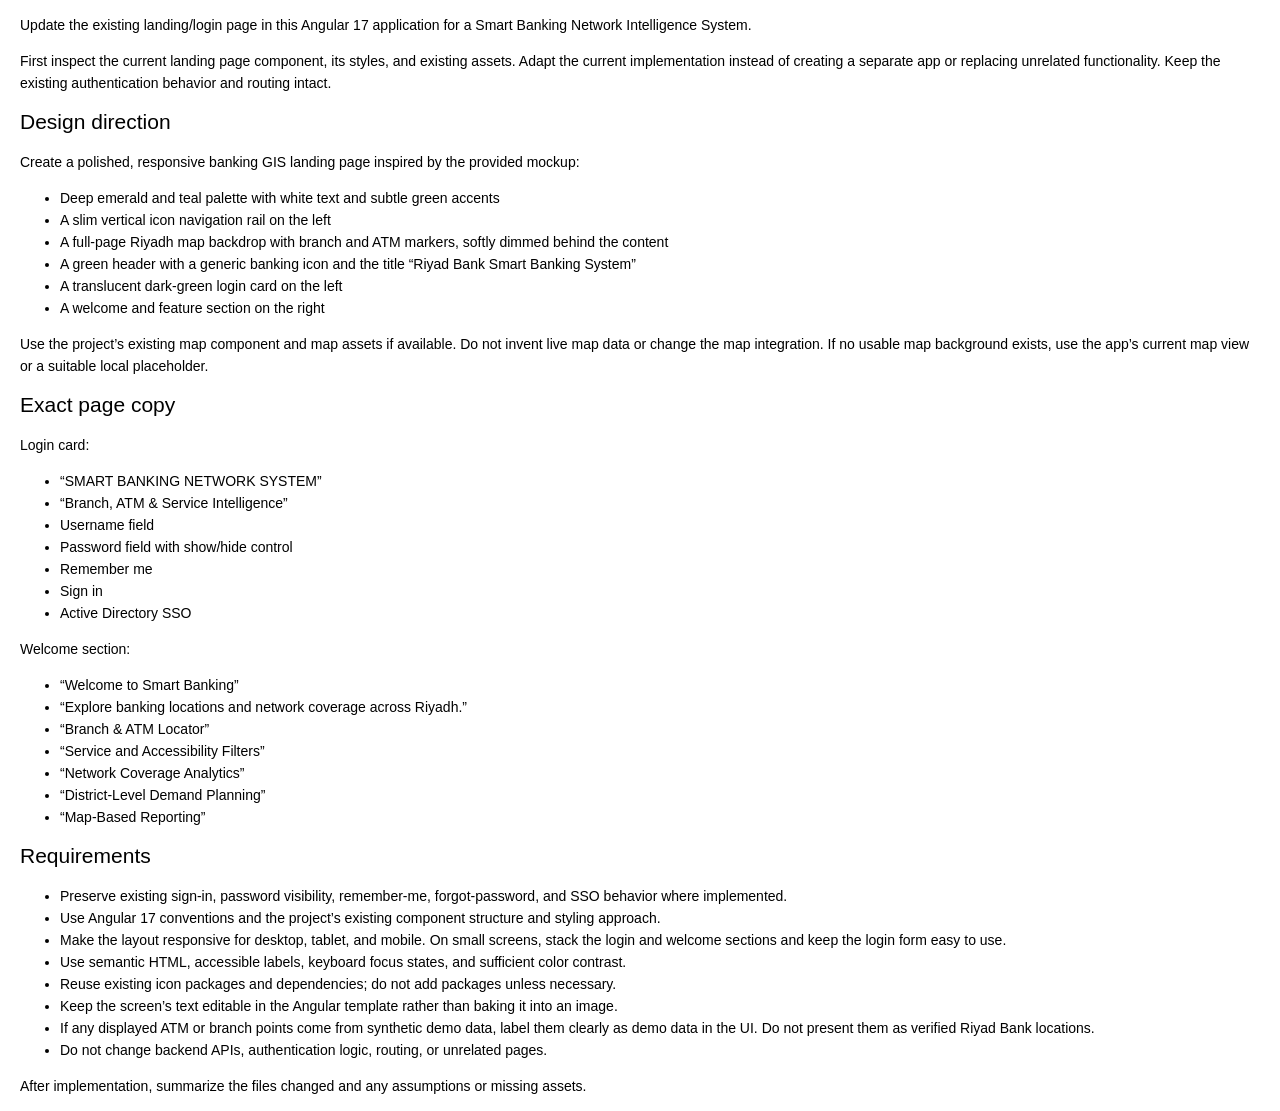
<file: public/prompts/landing_page_tmp.html>
<!DOCTYPE html>
<html>

<head>
    <title>landing_page.md</title>
    <meta http-equiv="Content-type" content="text/html;charset=UTF-8">
    
<style>
/* https://github.com/microsoft/vscode/blob/master/extensions/markdown-language-features/media/markdown.css */
/*---------------------------------------------------------------------------------------------
 *  Copyright (c) Microsoft Corporation. All rights reserved.
 *  Licensed under the MIT License. See License.txt in the project root for license information.
 *--------------------------------------------------------------------------------------------*/

body {
	font-family: var(--vscode-markdown-font-family, -apple-system, BlinkMacSystemFont, "Segoe WPC", "Segoe UI", "Ubuntu", "Droid Sans", sans-serif);
	font-size: var(--vscode-markdown-font-size, 14px);
	padding: 0 26px;
	line-height: var(--vscode-markdown-line-height, 22px);
	word-wrap: break-word;
}

html,footer,header{
	font-family: var(--vscode-markdown-font-family, -apple-system, BlinkMacSystemFont, "Segoe WPC", "Segoe UI", "Ubuntu", "Droid Sans", sans-serif);
	font-size: var(--vscode-markdown-font-size, 14px);
}

#code-csp-warning {
	position: fixed;
	top: 0;
	right: 0;
	color: white;
	margin: 16px;
	text-align: center;
	font-size: 12px;
	font-family: sans-serif;
	background-color:#444444;
	cursor: pointer;
	padding: 6px;
	box-shadow: 1px 1px 1px rgba(0,0,0,.25);
}

#code-csp-warning:hover {
	text-decoration: none;
	background-color:#007acc;
	box-shadow: 2px 2px 2px rgba(0,0,0,.25);
}

body.scrollBeyondLastLine {
	margin-bottom: calc(100vh - 22px);
}

body.showEditorSelection .code-line {
	position: relative;
}

body.showEditorSelection .code-active-line:before,
body.showEditorSelection .code-line:hover:before {
	content: "";
	display: block;
	position: absolute;
	top: 0;
	left: -12px;
	height: 100%;
}

body.showEditorSelection li.code-active-line:before,
body.showEditorSelection li.code-line:hover:before {
	left: -30px;
}

.vscode-light.showEditorSelection .code-active-line:before {
	border-left: 3px solid rgba(0, 0, 0, 0.15);
}

.vscode-light.showEditorSelection .code-line:hover:before {
	border-left: 3px solid rgba(0, 0, 0, 0.40);
}

.vscode-light.showEditorSelection .code-line .code-line:hover:before {
	border-left: none;
}

.vscode-dark.showEditorSelection .code-active-line:before {
	border-left: 3px solid rgba(255, 255, 255, 0.4);
}

.vscode-dark.showEditorSelection .code-line:hover:before {
	border-left: 3px solid rgba(255, 255, 255, 0.60);
}

.vscode-dark.showEditorSelection .code-line .code-line:hover:before {
	border-left: none;
}

.vscode-high-contrast.showEditorSelection .code-active-line:before {
	border-left: 3px solid rgba(255, 160, 0, 0.7);
}

.vscode-high-contrast.showEditorSelection .code-line:hover:before {
	border-left: 3px solid rgba(255, 160, 0, 1);
}

.vscode-high-contrast.showEditorSelection .code-line .code-line:hover:before {
	border-left: none;
}

img {
	max-width: 100%;
	max-height: 100%;
}

a {
	text-decoration: none;
}

a:hover {
	text-decoration: underline;
}

a:focus,
input:focus,
select:focus,
textarea:focus {
	outline: 1px solid -webkit-focus-ring-color;
	outline-offset: -1px;
}

hr {
	border: 0;
	height: 2px;
	border-bottom: 2px solid;
}

h1 {
	padding-bottom: 0.3em;
	line-height: 1.2;
	border-bottom-width: 1px;
	border-bottom-style: solid;
}

h1, h2, h3 {
	font-weight: normal;
}

table {
	border-collapse: collapse;
}

table > thead > tr > th {
	text-align: left;
	border-bottom: 1px solid;
}

table > thead > tr > th,
table > thead > tr > td,
table > tbody > tr > th,
table > tbody > tr > td {
	padding: 5px 10px;
}

table > tbody > tr + tr > td {
	border-top: 1px solid;
}

blockquote {
	margin: 0 7px 0 5px;
	padding: 0 16px 0 10px;
	border-left-width: 5px;
	border-left-style: solid;
}

code {
	font-family: Menlo, Monaco, Consolas, "Droid Sans Mono", "Courier New", monospace, "Droid Sans Fallback";
	font-size: 1em;
	line-height: 1.357em;
}

body.wordWrap pre {
	white-space: pre-wrap;
}

pre:not(.hljs),
pre.hljs code > div {
	padding: 16px;
	border-radius: 3px;
	overflow: auto;
}

pre code {
	color: var(--vscode-editor-foreground);
	tab-size: 4;
}

/** Theming */

.vscode-light pre {
	background-color: rgba(220, 220, 220, 0.4);
}

.vscode-dark pre {
	background-color: rgba(10, 10, 10, 0.4);
}

.vscode-high-contrast pre {
	background-color: rgb(0, 0, 0);
}

.vscode-high-contrast h1 {
	border-color: rgb(0, 0, 0);
}

.vscode-light table > thead > tr > th {
	border-color: rgba(0, 0, 0, 0.69);
}

.vscode-dark table > thead > tr > th {
	border-color: rgba(255, 255, 255, 0.69);
}

.vscode-light h1,
.vscode-light hr,
.vscode-light table > tbody > tr + tr > td {
	border-color: rgba(0, 0, 0, 0.18);
}

.vscode-dark h1,
.vscode-dark hr,
.vscode-dark table > tbody > tr + tr > td {
	border-color: rgba(255, 255, 255, 0.18);
}

</style>

<style>
/* Tomorrow Theme */
/* http://jmblog.github.com/color-themes-for-google-code-highlightjs */
/* Original theme - https://github.com/chriskempson/tomorrow-theme */

/* Tomorrow Comment */
.hljs-comment,
.hljs-quote {
	color: #8e908c;
}

/* Tomorrow Red */
.hljs-variable,
.hljs-template-variable,
.hljs-tag,
.hljs-name,
.hljs-selector-id,
.hljs-selector-class,
.hljs-regexp,
.hljs-deletion {
	color: #c82829;
}

/* Tomorrow Orange */
.hljs-number,
.hljs-built_in,
.hljs-builtin-name,
.hljs-literal,
.hljs-type,
.hljs-params,
.hljs-meta,
.hljs-link {
	color: #f5871f;
}

/* Tomorrow Yellow */
.hljs-attribute {
	color: #eab700;
}

/* Tomorrow Green */
.hljs-string,
.hljs-symbol,
.hljs-bullet,
.hljs-addition {
	color: #718c00;
}

/* Tomorrow Blue */
.hljs-title,
.hljs-section {
	color: #4271ae;
}

/* Tomorrow Purple */
.hljs-keyword,
.hljs-selector-tag {
	color: #8959a8;
}

.hljs {
	display: block;
	overflow-x: auto;
	color: #4d4d4c;
	padding: 0.5em;
}

.hljs-emphasis {
	font-style: italic;
}

.hljs-strong {
	font-weight: bold;
}
</style>

<style>
/*
 * Custom MD PDF CSS
 */
html,footer,header{
	font-family: -apple-system, BlinkMacSystemFont, "Segoe WPC", "Segoe UI", "Ubuntu", "Droid Sans", sans-serif, "Meiryo";

 }
body {
	font-family: -apple-system, BlinkMacSystemFont, "Segoe WPC", "Segoe UI", "Ubuntu", "Droid Sans", sans-serif, "Meiryo";
	padding: 0 12px;
}

pre {
	background-color: #f8f8f8;
	border: 1px solid #cccccc;
	border-radius: 3px;
	overflow-x: auto;
	white-space: pre-wrap;
	overflow-wrap: break-word;
}

pre:not(.hljs) {
	padding: 23px;
	line-height: 19px;
}

blockquote {
	background: rgba(127, 127, 127, 0.1);
	border-color: rgba(0, 122, 204, 0.5);
}

.emoji {
	height: 1.4em;
}

code {
	font-size: 14px;
	line-height: 19px;
}

/* for inline code */
:not(pre):not(.hljs) > code {
	color: #C9AE75; /* Change the old color so it seems less like an error */
	font-size: inherit;
}

/* Page Break : use <div class="page"/> to insert page break
-------------------------------------------------------- */
.page {
	page-break-after: always;
}

</style>
<link rel="stylesheet" href="file:///r%3A/2.Travail/1.Enseignement/Cours/_1.Outils/2.Developpement/1.SCSS/main.css" type="text/css"><link rel="stylesheet" href="file:///d%3A/rdaros/Cours/_1.Outils/2.Developpement/1.SCSS/main.css" type="text/css">
</head>

<body>
    <p>Update the existing landing/login page in this Angular 17 application for a Smart Banking Network Intelligence System.</p>
<p>First inspect the current landing page component, its styles, and existing assets. Adapt the current implementation instead of creating a separate app or replacing unrelated functionality. Keep the existing authentication behavior and routing intact.</p>
<h2 id="design-direction">Design direction</h2>
<p>Create a polished, responsive banking GIS landing page inspired by the provided mockup:</p>
<ul>
<li>Deep emerald and teal palette with white text and subtle green accents</li>
<li>A slim vertical icon navigation rail on the left</li>
<li>A full-page Riyadh map backdrop with branch and ATM markers, softly dimmed behind the content</li>
<li>A green header with a generic banking icon and the title “Riyad Bank Smart Banking System”</li>
<li>A translucent dark-green login card on the left</li>
<li>A welcome and feature section on the right</li>
</ul>
<p>Use the project’s existing map component and map assets if available. Do not invent live map data or change the map integration. If no usable map background exists, use the app’s current map view or a suitable local placeholder.</p>
<h2 id="exact-page-copy">Exact page copy</h2>
<p>Login card:</p>
<ul>
<li>“SMART BANKING NETWORK SYSTEM”</li>
<li>“Branch, ATM &amp; Service Intelligence”</li>
<li>Username field</li>
<li>Password field with show/hide control</li>
<li>Remember me</li>
<li>Sign in</li>
<li>Active Directory SSO</li>
</ul>
<p>Welcome section:</p>
<ul>
<li>“Welcome to Smart Banking”</li>
<li>“Explore banking locations and network coverage across Riyadh.”</li>
<li>“Branch &amp; ATM Locator”</li>
<li>“Service and Accessibility Filters”</li>
<li>“Network Coverage Analytics”</li>
<li>“District-Level Demand Planning”</li>
<li>“Map-Based Reporting”</li>
</ul>
<h2 id="requirements">Requirements</h2>
<ul>
<li>Preserve existing sign-in, password visibility, remember-me, forgot-password, and SSO behavior where implemented.</li>
<li>Use Angular 17 conventions and the project’s existing component structure and styling approach.</li>
<li>Make the layout responsive for desktop, tablet, and mobile. On small screens, stack the login and welcome sections and keep the login form easy to use.</li>
<li>Use semantic HTML, accessible labels, keyboard focus states, and sufficient color contrast.</li>
<li>Reuse existing icon packages and dependencies; do not add packages unless necessary.</li>
<li>Keep the screen’s text editable in the Angular template rather than baking it into an image.</li>
<li>If any displayed ATM or branch points come from synthetic demo data, label them clearly as demo data in the UI. Do not present them as verified Riyad Bank locations.</li>
<li>Do not change backend APIs, authentication logic, routing, or unrelated pages.</li>
</ul>
<p>After implementation, summarize the files changed and any assumptions or missing assets.</p>

</body>

</html>
</file>
